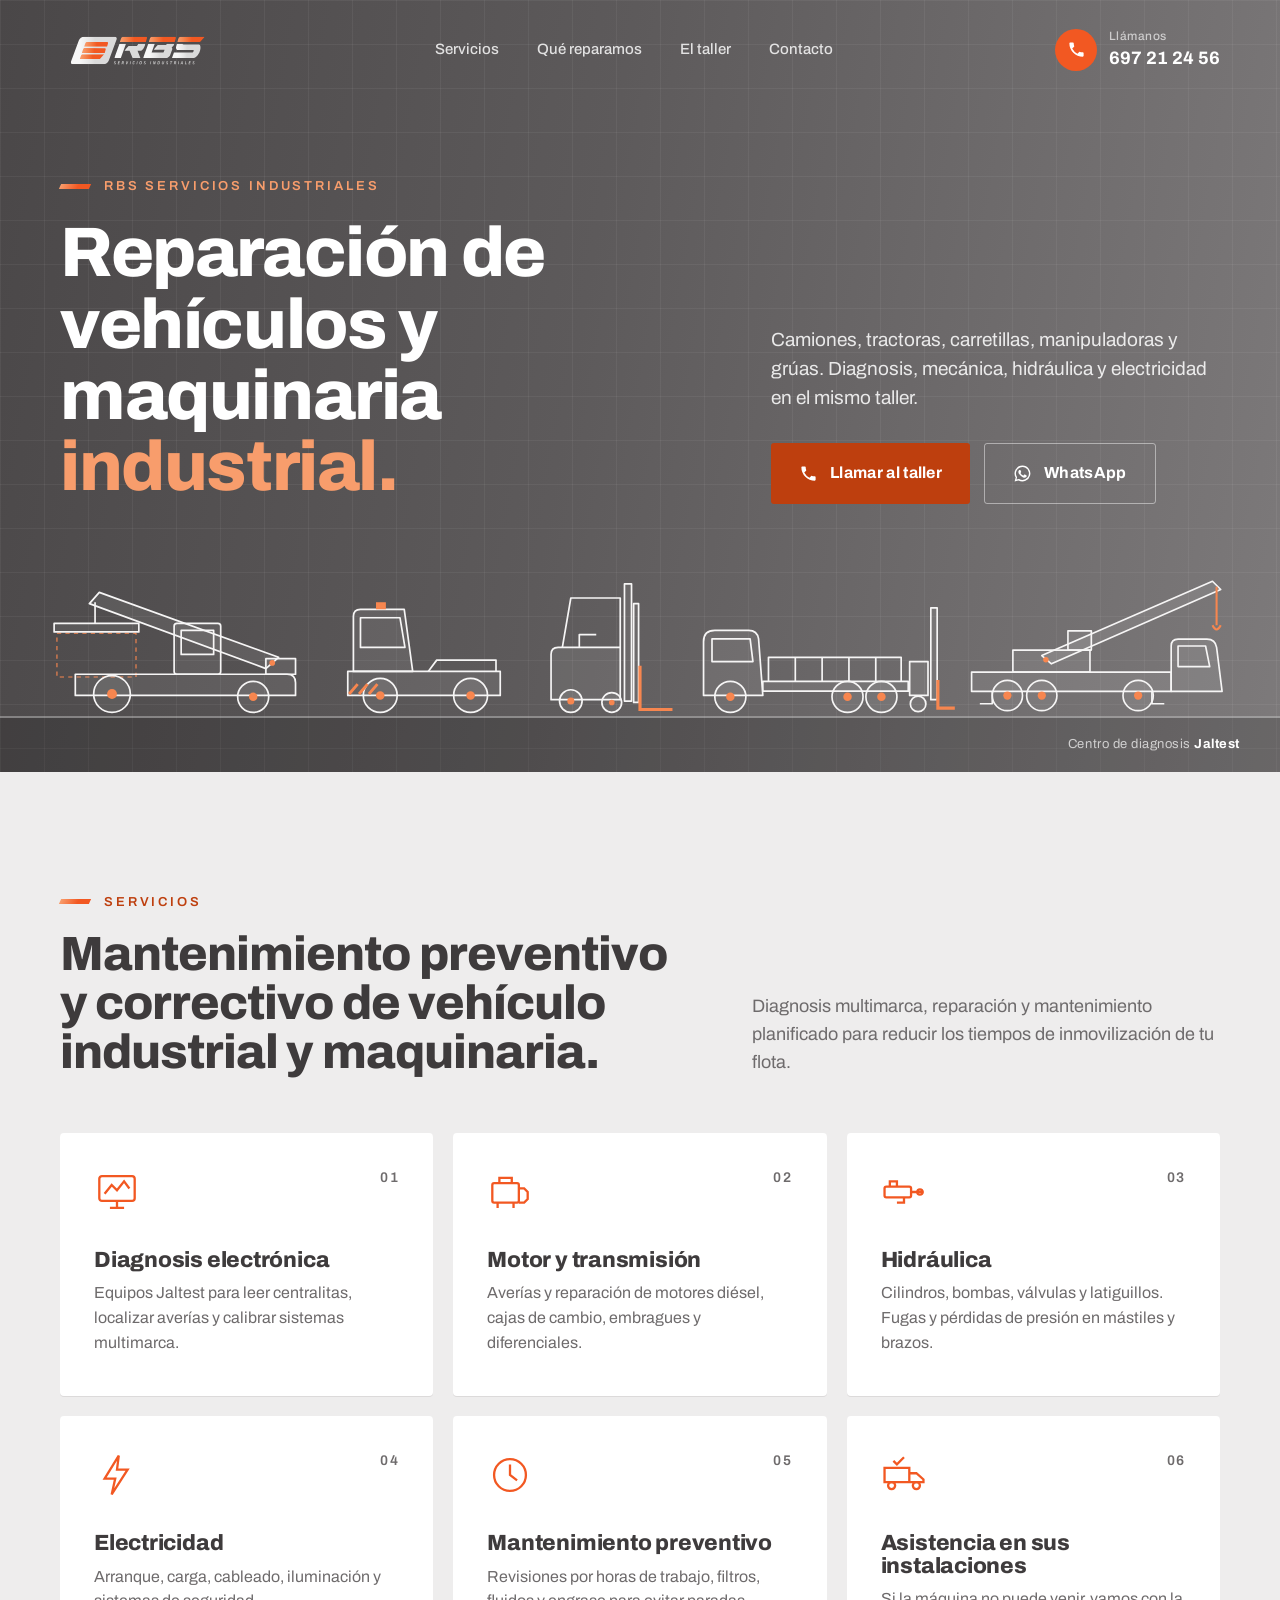
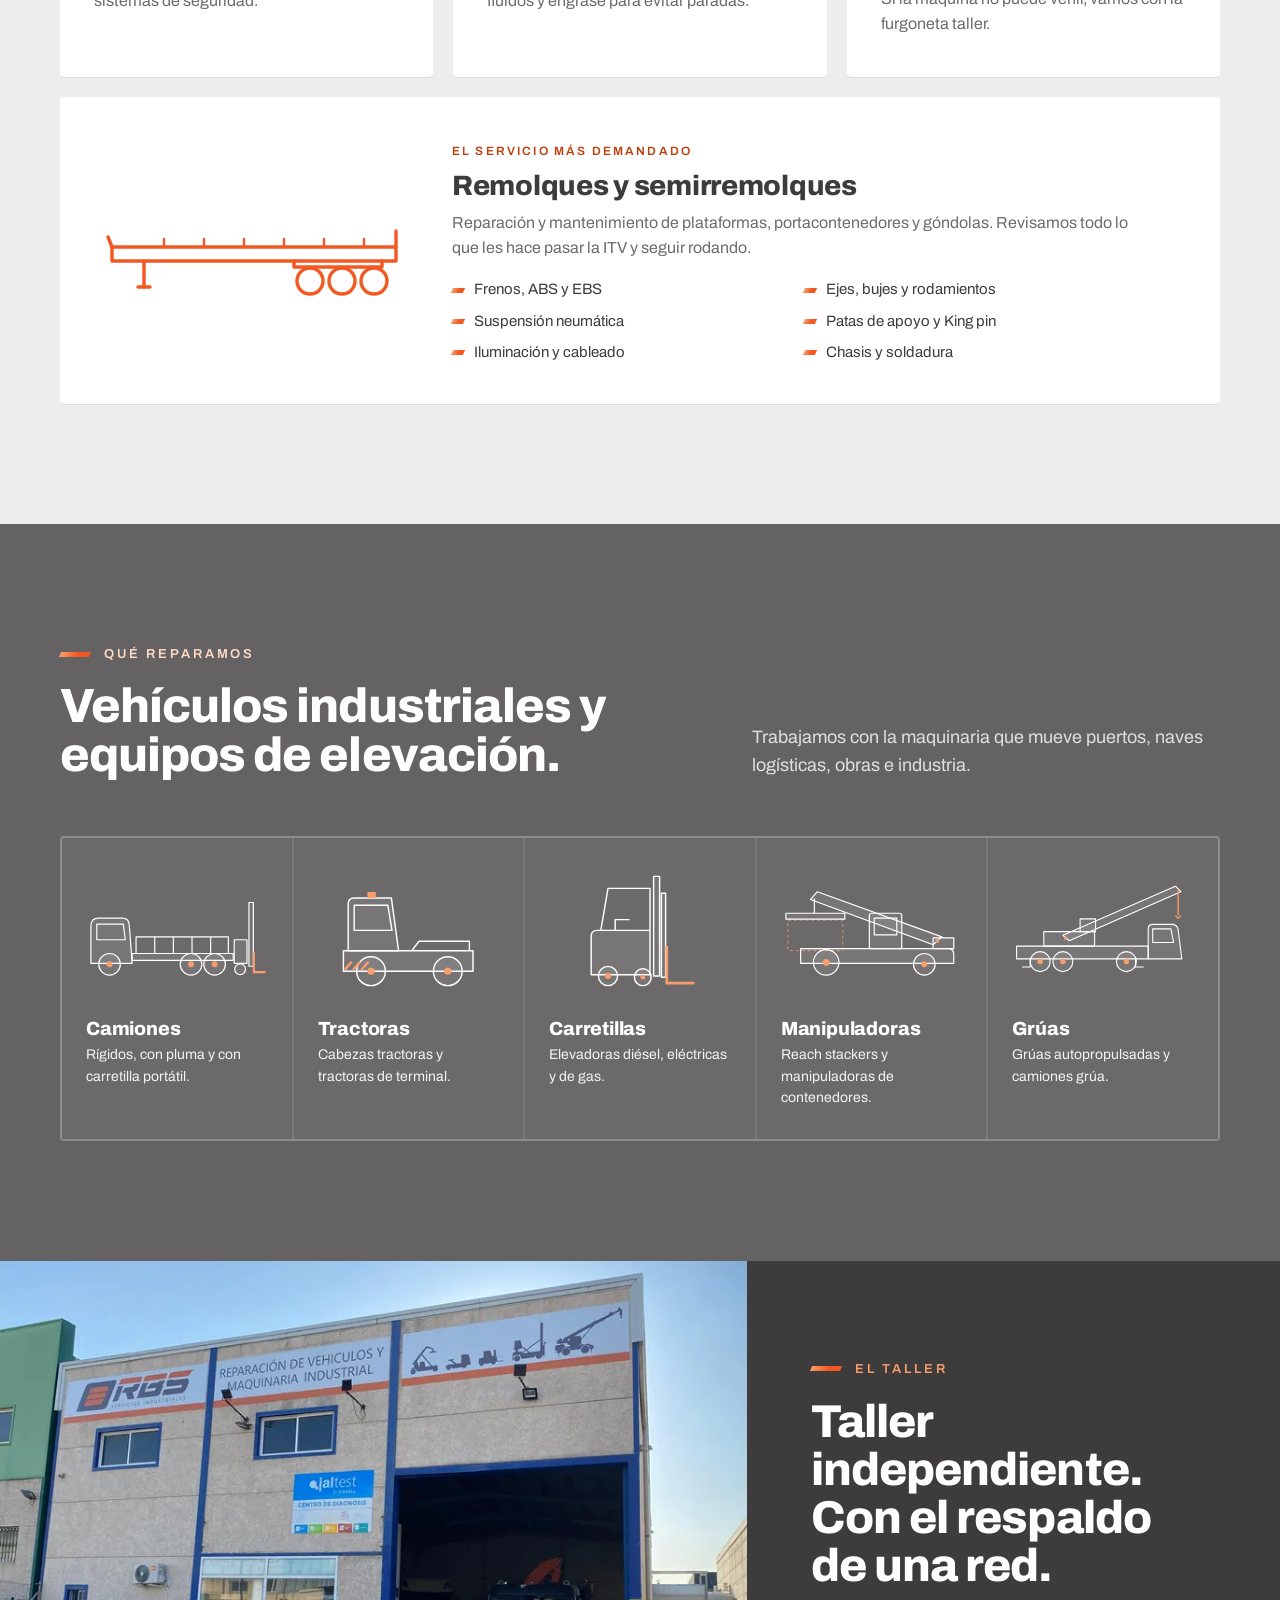
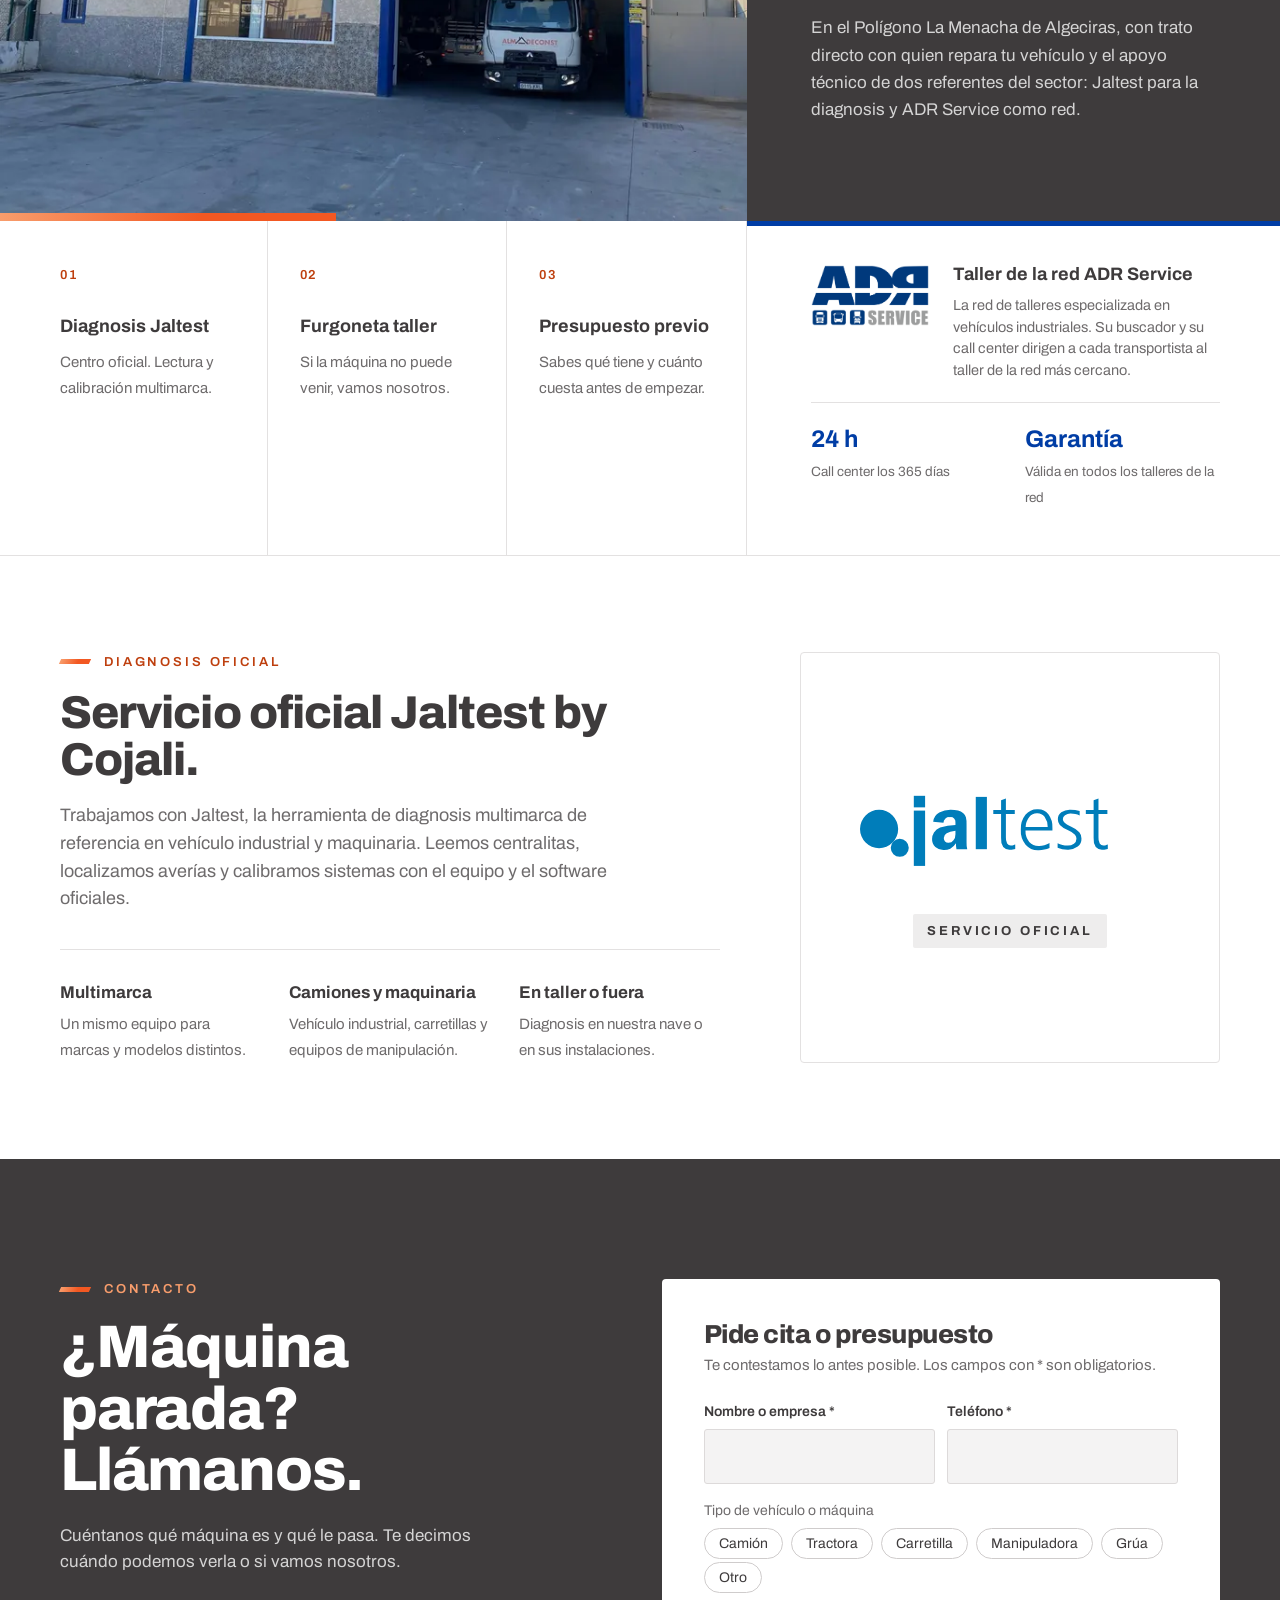
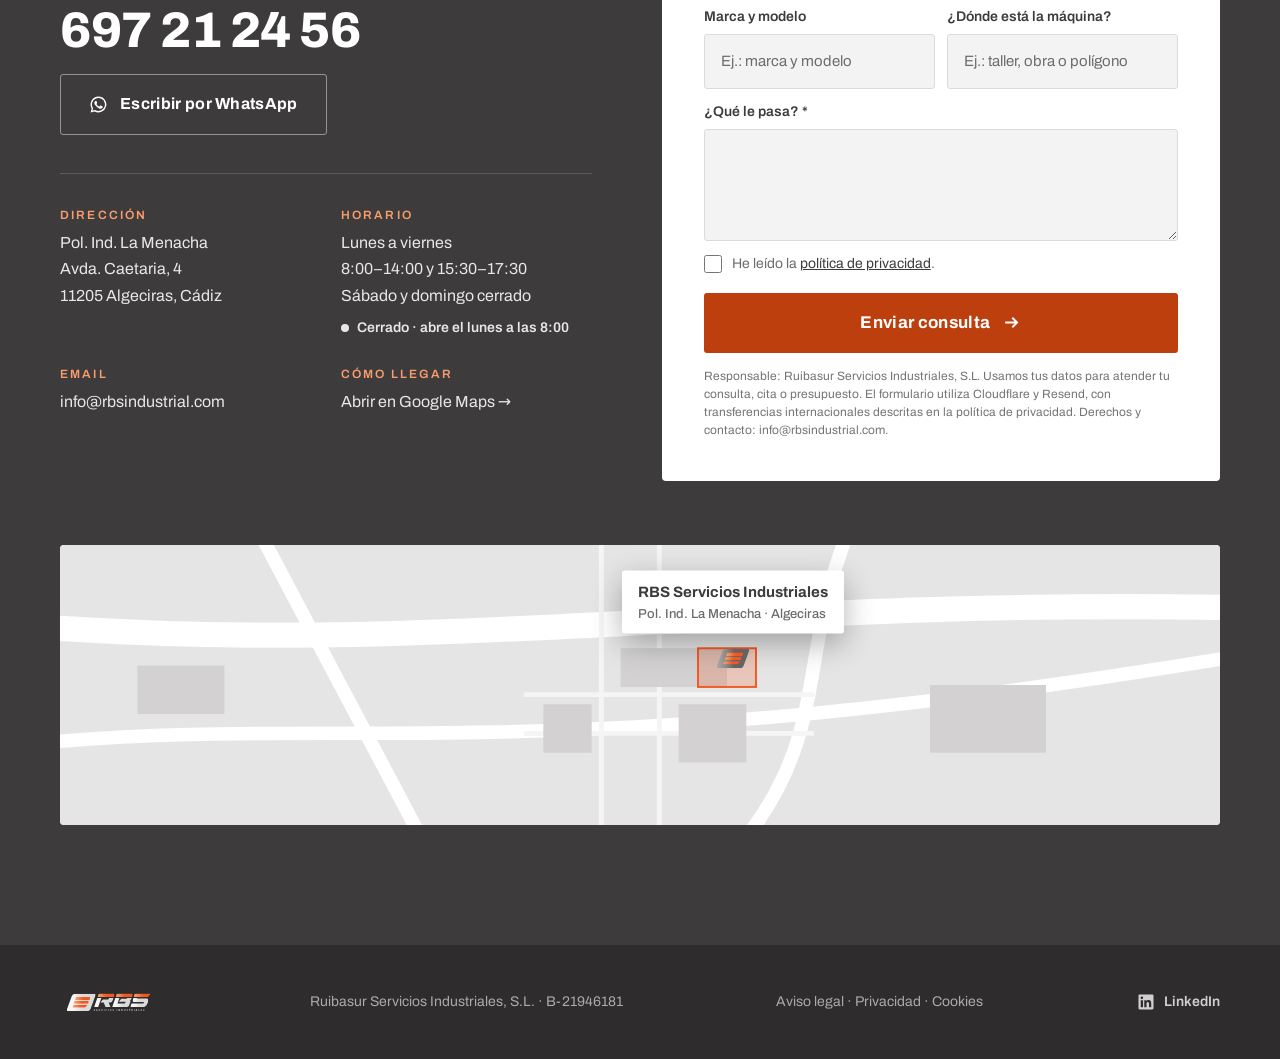
<file: index.html>
<!doctype html>
<html lang="es">
<head>
<meta name="google-site-verification" content="wHXFxu_CddBxt-EEZAycQLifGUz-uUcLSRYdaNk527s" />
<meta charset="utf-8">
<meta name="viewport" content="width=device-width, initial-scale=1">
<title>RBS Servicios Industriales · Taller de vehículo industrial y maquinaria en Algeciras</title>
<meta name="description" content="Taller en Algeciras para camiones, tractoras, carretillas, manipuladoras y grúas. Diagnosis Jaltest, mecánica, hidráulica y electricidad. Pol. Ind. La Menacha.">
<link rel="canonical" href="https://www.rbsindustrial.com/">
<meta name="theme-color" content="#4a4748">
<meta property="og:type" content="website">
<meta property="og:locale" content="es_ES">
<meta property="og:site_name" content="RBS Servicios Industriales">
<meta property="og:url" content="https://www.rbsindustrial.com/">
<meta property="og:title" content="RBS Servicios Industriales · Taller de vehículo industrial y maquinaria en Algeciras">
<meta property="og:description" content="Camiones, tractoras, carretillas, manipuladoras y grúas. Diagnosis Jaltest, mecánica, hidráulica y electricidad en el mismo taller.">
<meta property="og:image" content="https://www.rbsindustrial.com/og-image.jpg">
<meta property="og:image:width" content="1200">
<meta property="og:image:height" content="630">
<meta property="og:image:alt" content="RBS Servicios Industriales. Reparación de vehículos y maquinaria industrial.">
<meta name="twitter:card" content="summary_large_image">
<link rel="icon" href="favicon.svg" type="image/svg+xml">
<link rel="icon" href="favicon-48.png" sizes="48x48" type="image/png">
<link rel="apple-touch-icon" href="apple-touch-icon.png">
<link rel="manifest" href="site.webmanifest">
<link rel="preload" href="assets/fonts/archivo-var.woff2" as="font" type="font/woff2" crossorigin>
<link href="assets/fonts-archivo.css" rel="stylesheet">
<script src="assets/analytics.js"></script>
<script type="application/ld+json">
{
  "@context": "https://schema.org",
  "@type": "AutoRepair",
  "@id": "https://www.rbsindustrial.com/#taller",
  "name": "RBS Servicios Industriales",
  "legalName": "Ruibasur Servicios Industriales, S.L.",
  "taxID": "B21946181",
  "url": "https://www.rbsindustrial.com/",
  "logo": "https://www.rbsindustrial.com/apple-touch-icon.png",
  "image": "https://www.rbsindustrial.com/assets/foto-fachada.jpg",
  "description": "Reparación y mantenimiento de vehículos industriales y maquinaria: camiones, tractoras, carretillas, manipuladoras y grúas. Diagnosis Jaltest, mecánica, hidráulica y electricidad.",
  "telephone": "+34697212456",
  "email": "info@rbsindustrial.com",
  "address": {
    "@type": "PostalAddress",
    "streetAddress": "Pol. Ind. La Menacha, Avda. Caetaria, 4",
    "postalCode": "11205",
    "addressLocality": "Algeciras",
    "addressRegion": "Cádiz",
    "addressCountry": "ES"
  },
  "geo": {"@type": "GeoCoordinates", "latitude": 36.1589243, "longitude": -5.4652172},
  "sameAs": ["https://www.linkedin.com/company/rbs-servicios-industriales/"],
  "hasMap": "https://www.google.com/maps/place/RBS+Servicios+Industriales/@36.1589243,-5.4677921,624m/data=!3m2!1e3!4b1!4m6!3m5!1s0xd0ceb01d55d72b3:0x6984e88447d10573!8m2!3d36.1589243!4d-5.4652172!16s%2Fg%2F11z13rqwyh",
  "openingHoursSpecification": [
    {"@type": "OpeningHoursSpecification", "dayOfWeek": ["Monday","Tuesday","Wednesday","Thursday","Friday"], "opens": "08:00", "closes": "14:00"},
    {"@type": "OpeningHoursSpecification", "dayOfWeek": ["Monday","Tuesday","Wednesday","Thursday","Friday"], "opens": "15:30", "closes": "17:30"}
  ]
}
</script>
<style>
:root{
  --naranja:#F25822; --naranja-claro:#F89D6C; --naranja-txt:#BE3F0E;
  --gris:#656263; --gris-claro:#A5A3A4; --gris-osc:#3E3B3C; --gris-noche:#2E2C2D;
  --perla:#EEEDED; --blanco:#FFFFFF; --texto:#3E3B3C; --texto-2:#6E6B6C;
  --grad:linear-gradient(90deg,var(--naranja-claro) 0%,var(--naranja) 60%);
}
*{box-sizing:border-box;margin:0;padding:0}
html{scroll-behavior:smooth}
@media (prefers-reduced-motion:reduce){html{scroll-behavior:auto}}
body{background:var(--perla);color:var(--texto);font-family:Archivo,system-ui,sans-serif;font-size:17px;line-height:1.55;-webkit-font-smoothing:antialiased}
a{color:inherit;text-decoration:none}
.wrap{max-width:1240px;margin:0 auto;padding:0 40px}
.tag{font-weight:600;text-transform:uppercase;letter-spacing:.22em;font-size:13px;color:var(--naranja-txt);display:flex;align-items:center;gap:14px}
.tag:before{content:"";width:30px;height:5px;background:var(--grad);transform:skewX(-24deg)}
h1,h2,h3{font-weight:800;letter-spacing:-.02em;line-height:1.02}
.btn{display:inline-flex;align-items:center;gap:12px;font-weight:700;font-size:16px;letter-spacing:.02em;padding:17px 28px;border-radius:3px}
.btn svg{width:19px;height:19px}
.btn-p{background:var(--naranja-txt);color:#fff}
.btn-p:hover{background:#a6360c}
a:focus-visible,button:focus-visible{outline:3px solid #fff;outline-offset:3px;box-shadow:0 0 0 6px var(--gris-noche)}
.btn-s{border:1.5px solid rgba(255,255,255,.45);color:#fff}
.btn-d{border:1.5px solid #c9c6c6;color:var(--texto)}

/* header */
header{position:absolute;top:0;left:0;right:0;z-index:5}
.nav{display:flex;align-items:center;justify-content:space-between;height:100px}
.nav img{height:54px;width:auto}
.nav ul{display:flex;gap:38px;list-style:none;font-weight:500;font-size:15px;color:rgba(255,255,255,.82)}
.nav .tel{display:flex;align-items:center;gap:12px;color:#fff;font-weight:700;font-size:18px}
.nav .tel small{display:block;font-size:12px;font-weight:500;color:rgba(255,255,255,.65);letter-spacing:.04em}
.nav .tel .ic{width:42px;height:42px;border-radius:50%;background:var(--naranja);display:flex;align-items:center;justify-content:center}
.nav .tel .ic svg{width:19px;height:19px;color:#fff}

/* hero */
.hero{position:relative;overflow:hidden;color:#fff;background:linear-gradient(100deg,#4a4748 0%,#5d5a5b 45%,#7d7a7b 100%)}
.hero:before{content:"";position:absolute;inset:0;background-image:linear-gradient(rgba(255,255,255,.05) 1px,transparent 1px),linear-gradient(90deg,rgba(255,255,255,.05) 1px,transparent 1px);background-size:44px 44px}
.hero .top{position:relative;display:grid;grid-template-columns:1.45fr 1fr;gap:60px;align-items:end;padding-top:176px}
.hero h1{font-size:70px;margin-top:22px}
.hero h1 span{color:var(--naranja-claro)}
.hero .lead{font-size:19px;color:rgba(255,255,255,.86);margin-bottom:30px}
.hero .ctas{display:flex;gap:14px;flex-wrap:wrap}
.lineup{position:relative;margin-top:70px;padding:0 40px 0;margin-bottom:-2px}
.lineup svg{display:block;width:100%;max-width:1480px;margin:0 auto;height:auto;--ln:#F6F5F5;--fl:rgba(255,255,255,.07);--acc:#F7864F}
.lineup text{font-family:Archivo;font-size:13px;font-weight:600;letter-spacing:2.6px;fill:rgba(255,255,255,.62)}
.ground{height:56px;background:rgba(0,0,0,.16);border-top:2px solid rgba(255,255,255,.35);position:relative}
.jal{position:absolute;right:40px;top:16px;font-size:13px;color:rgba(255,255,255,.7);letter-spacing:.04em}
.jal b{color:#fff}

/* secciones */
section{padding:120px 0}
.head{display:grid;grid-template-columns:1.35fr 1fr;gap:60px;align-items:end;margin-bottom:56px}
.head h2{font-size:48px;margin-top:18px}
.head p{color:var(--texto-2);font-size:18px;max-width:500px}
.cards{display:grid;grid-template-columns:repeat(3,1fr);gap:20px}
.card{background:#fff;padding:36px 34px 40px;border-radius:4px;position:relative;box-shadow:0 1px 0 #dcdada}
.card .n{font-weight:600;color:var(--texto-2);font-size:14px;letter-spacing:.12em;position:absolute;top:34px;right:34px}
.card svg{width:46px;height:46px;color:var(--naranja);margin-bottom:26px}
.card h3{font-size:22px;margin-bottom:10px;letter-spacing:-.01em}
.card p{color:var(--texto-2);font-size:16px}

.maq{background:var(--gris);color:#fff}
.maq .head p{color:rgba(255,255,255,.8)}
.maq .tag{color:#FFDBC6}
.tipos{display:grid;grid-template-columns:repeat(5,1fr);gap:2px;background:rgba(255,255,255,.14);border:2px solid rgba(255,255,255,.14);border-radius:4px;overflow:hidden}
.tipo{background:#6c696a;padding:30px 24px 30px}
.tipo svg{width:100%;height:120px;--ln:#fff;--fl:rgba(255,255,255,.08);--acc:#F89D6C;margin-bottom:22px}
.tipo h3{font-size:19px;letter-spacing:-.01em}
.tipo p{font-size:14px;color:rgba(255,255,255,.92);margin-top:6px}



.card.dest{grid-column:1/-1;display:grid;grid-template-columns:300px 1fr auto;gap:48px;align-items:center;padding:40px 44px}
.card.dest svg{width:100%;height:auto;margin:0}
.card.dest h3{font-size:28px}
.card.dest .badge{display:inline-block;font-weight:600;font-size:12px;letter-spacing:.18em;text-transform:uppercase;color:var(--naranja-txt);margin-bottom:12px}
.card.dest ul{list-style:none;display:grid;grid-template-columns:1fr 1fr;gap:8px 28px;margin-top:18px;font-size:15px;color:var(--texto)}
.card.dest li:before{content:"";display:inline-block;width:12px;height:5px;margin-right:10px;vertical-align:middle;background:var(--grad);transform:skewX(-24deg)}


.taller3{padding:0;--g:max(40px,calc((100vw - 1240px)/2 + 40px))}
.taller3>.wrap{max-width:none;padding:0}
.bento{display:grid;grid-template-columns:7fr 5fr;border-bottom:1px solid #e3e1e1}
.b-foto{position:relative;min-height:560px}
.b-foto img{position:absolute;inset:0;width:100%;height:100%;object-fit:cover;object-position:50% 30%}
.b-foto:after{content:"";position:absolute;left:0;bottom:0;width:45%;height:8px;background:var(--grad)}
.b-tit{background:var(--gris-osc);color:#fff;padding:72px var(--g) 72px 64px;display:flex;flex-direction:column;justify-content:center}
.b-tit .tag{color:var(--naranja-claro)}
.b-tit h2{font-size:46px;line-height:1.04;margin:20px 0 24px}
.b-tit p{color:rgba(255,255,255,.78);font-size:17px;line-height:1.6;max-width:440px}
.b-pts{display:grid;grid-template-columns:repeat(3,1fr);background:#fff;padding-left:calc(var(--g) - 32px)}
.b-pts>div{padding:44px 32px 48px;border-right:1px solid #e3e1e1}
.b-pts .k{display:block;font-weight:600;color:var(--naranja-txt);font-size:13px;letter-spacing:.14em;margin-bottom:28px}
.b-pts b{display:block;font-size:18px;white-space:nowrap;margin-bottom:8px}
.b-pts span:not(.k){font-size:15px;color:var(--texto-2);line-height:1.5}
.b-adr{background:#fff;padding:40px var(--g) 44px 64px;box-shadow:inset 0 5px 0 #003DA5}
.ah{display:grid;grid-template-columns:118px 1fr;gap:24px;align-items:start}
.ah img{width:118px;height:auto;margin-top:4px}
.ah b{display:block;font-size:18px;margin-bottom:6px}
.ah p{font-size:14.5px;color:var(--texto-2);line-height:1.5}
.b-adr .adrd{display:grid;grid-template-columns:1fr 1fr;gap:20px;margin-top:20px;padding-top:18px;border-top:1px solid #e3e1e1}
.b-adr .adrd strong{display:block;font-size:24px;color:#003DA5}
.b-adr .adrd span{font-size:13.5px;color:var(--texto-2)}
.jaltest{background:#fff;padding:96px 0}
.jaltest .wrap{display:grid;grid-template-columns:1fr 420px;gap:80px;align-items:stretch}
.jlogo{background:#fff;border:1px solid #e3e1e1;border-radius:4px;order:2;display:flex;flex-direction:column;align-items:center;justify-content:center;gap:16px;position:relative}
.jlogo img{width:76%;max-width:300px;height:auto}
.jlogo .of{font-weight:700;font-size:13px;letter-spacing:.22em;text-transform:uppercase;color:var(--texto);background:var(--perla);padding:7px 14px;border-radius:2px}
.jaltest h2{font-size:46px;margin:18px 0 18px}
.jaltest .wrap>div:not(.jlogo){order:1}
.jaltest p{color:var(--texto-2);font-size:18px;max-width:600px}
.jpts{display:grid;grid-template-columns:repeat(3,1fr);gap:28px;margin-top:36px;padding-top:30px;border-top:1px solid #e3e1e1}
.jpts b{display:block;font-size:17px;margin-bottom:4px}
.jpts span{font-size:15px;color:var(--texto-2)}
.contacto{background:var(--gris-osc);color:#fff}
.contacto .grid2{display:grid;grid-template-columns:1fr 1.05fr;gap:70px}
.contacto h2{font-size:60px;margin:18px 0 22px}
.contacto .tag{color:var(--naranja-claro)}
.big-tel{display:block;font-weight:800;font-size:50px;letter-spacing:-.01em;line-height:1;margin:30px 0 18px}
.datos{display:grid;grid-template-columns:1fr 1fr;gap:26px 30px;margin-top:38px;padding-top:32px;border-top:1px solid rgba(255,255,255,.16)}
.datos b{font-weight:600;text-transform:uppercase;letter-spacing:.18em;font-size:12px;color:var(--naranja-claro);display:block;margin-bottom:6px}
.datos span{color:rgba(255,255,255,.88);font-size:16px}
.ph{background:rgba(242,88,34,.14);border:1px dashed rgba(248,157,108,.7);color:#ffc3a3;padding:1px 7px;border-radius:3px;font-size:.92em;white-space:nowrap}
.form{background:#fff;color:var(--texto);padding:42px;border-radius:4px}
.form h3{font-size:26px;margin-bottom:6px}
.form p.sub{color:var(--texto-2);font-size:15px;margin-bottom:24px}
.row{display:grid;grid-template-columns:1fr 1fr;gap:12px}
.f{display:block;width:100%;background:#F4F3F3;border:1px solid #dddada;border-radius:3px;padding:15px 16px;color:var(--texto);font:inherit;font-size:15px;margin-bottom:12px}
.f::placeholder{color:var(--texto-2);opacity:1}
.f:focus{outline:2px solid var(--naranja-txt);outline-offset:2px;border-color:var(--gris);background:#fff}
.field-label{display:block;font-size:14px;font-weight:600;margin-bottom:6px}
.hp{position:absolute;left:-9999px}
.skip{position:absolute;left:16px;top:-60px;z-index:30;background:#fff;color:var(--texto);padding:10px 16px;border-radius:3px;font-weight:600}
.skip:focus{top:16px}
.form .btn[disabled]{opacity:.7;cursor:wait}
.sent{background:#eef6ee;color:#2f6b2f;padding:12px 14px;border-radius:3px;font-size:15px;margin-bottom:18px}
.f.area{height:112px;resize:vertical}
.lbl{font-size:14px;color:var(--texto-2);margin:4px 0 8px}
.chips{display:flex;flex-wrap:wrap;gap:8px;margin-bottom:16px}
.chip{border:1px solid #cfcccc;padding:7px 14px;font-size:14px;border-radius:30px;color:var(--texto)}
.chips input:checked+.chip{background:var(--gris-osc);border-color:var(--gris-osc);color:#fff}
.chips label{cursor:pointer}.chips input{position:absolute;opacity:0;pointer-events:none}
.chips input:focus-visible+.chip{outline:2px solid var(--naranja);outline-offset:2px}
.form .btn{width:100%;border:0;cursor:pointer;font:inherit;font-weight:700;justify-content:center;margin-top:6px}
.mapa{margin-top:64px;height:280px;position:relative;background:#E6E5E5;border-radius:4px;overflow:hidden}
.mapa svg{position:absolute;inset:0;width:100%;height:100%}
.pin{position:absolute;left:58%;top:46%;transform:translate(-50%,-100%);display:flex;flex-direction:column;align-items:center}
.pin .l{background:#fff;color:var(--texto);padding:10px 16px;border-radius:3px;font-weight:700;font-size:15px;white-space:nowrap;box-shadow:0 10px 30px rgba(0,0,0,.3)}
.pin .l small{display:block;font-weight:500;color:var(--texto-2);font-size:13px}
.pin img{width:44px;height:auto;margin-top:10px}

footer{padding:40px 0;background:var(--gris-noche);color:rgba(255,255,255,.6);font-size:14px}
footer>.wrap{display:flex;justify-content:space-between;align-items:center}
footer img{height:34px;width:auto}
footer .legal-link{color:rgba(255,255,255,.6)}
footer .legal-link a:hover{color:#fff}
footer .social{display:inline-flex;align-items:center;gap:9px;color:rgba(255,255,255,.78);font-weight:600}
footer .social svg{width:18px;height:18px}
footer .social:hover{color:#fff}
.estado{display:flex;align-items:center;gap:8px}
.estado:before{content:"";width:8px;height:8px;border-radius:50%;background:currentColor;flex:none}
.estado.on,.nav .tel small.estado.on{color:#7BD88F}
.datos .estado{margin-top:8px;font-size:14px;font-weight:600}
.ok{display:flex;gap:10px;align-items:flex-start;font-size:14px;color:var(--texto-2);margin:4px 0 12px}
.ok input{flex:none;width:18px;height:18px;margin-top:2px;accent-color:var(--gris-osc)}
.ok a{color:var(--texto);text-decoration:underline}
.info1{font-size:12px;line-height:1.5;color:#767373;margin-top:14px}

.sticky{display:none}

/* ===== móvil ===== */
/* tablet */
@media (min-width:761px) and (max-width:1100px){
  .nav ul{gap:22px}
  .hero .top{gap:40px}.hero h1{font-size:54px}
  .head{gap:36px}.head h2{font-size:40px}
  .card.dest{grid-template-columns:1fr;gap:24px}.card.dest svg{max-width:300px}
  .tipo{padding:24px 16px}.tipo h3{font-size:17px}
  .bento{grid-template-columns:1fr}
  .b-foto{min-height:420px}
  .b-tit{padding:56px 40px}
  .b-pts{padding-left:8px}
  .b-adr{padding:40px}
  .jaltest .wrap{grid-template-columns:1fr 300px;gap:48px}
  .jpts{grid-template-columns:1fr;gap:16px}
  .contacto .grid2{gap:48px}
}
@media (min-width:761px) and (max-width:900px){
  .nav ul{display:none}
  .tipos{grid-template-columns:repeat(6,1fr)}.tipo{grid-column:span 2}.tipo:nth-child(n+4){grid-column:span 3}
  .contacto .grid2{grid-template-columns:1fr}
}
@media (max-width:760px){
  body{font-size:16px;overflow-x:hidden}
  .wrap{padding:0 20px}
  .nav{height:76px}.nav img{height:36px}.nav ul,.nav .tel>span{display:none}
  .hero .top{grid-template-columns:1fr;gap:22px;padding-top:112px}
  .hero h1{font-size:42px;margin-top:16px}
  .hero .lead{font-size:16px;margin-bottom:24px}
  .hero .ctas{gap:10px}.hero .ctas .btn{flex:1;justify-content:center;padding:15px 10px;font-size:15px}
  .lineup{margin-top:44px;padding:0;overflow:hidden}
  .lineup svg{width:250%;max-width:none;margin-left:2%}
  .ground{height:48px}.jal{left:20px;right:auto;top:14px;font-size:12px}
  section{padding:76px 0}
  .head{grid-template-columns:1fr;gap:16px;margin-bottom:36px}
  .head h2{font-size:36px}
  .head p{font-size:16px}
  .cards{grid-template-columns:1fr;gap:12px}
  .card{padding:28px 24px 30px}.card svg{width:40px;height:40px;margin-bottom:16px}
  .tipos{grid-template-columns:1fr 1fr}
  .tipo{padding:20px 14px}.tipo svg{height:76px;margin-bottom:14px}.tipo h3{font-size:16px}.tipo p{display:none}
  .tipo:last-child{grid-column:1/-1}
  .contacto .grid2{grid-template-columns:1fr;gap:40px}
  .card.dest{grid-template-columns:1fr;gap:20px;padding:28px 24px 30px}
  .card.dest svg{width:100%;max-width:260px}
  .card.dest h3{font-size:24px}
  .card.dest ul{grid-template-columns:1fr}
  .bento{grid-template-columns:1fr}
  .b-foto{min-height:260px}
  .b-tit{padding:44px 20px}.b-tit h2{font-size:36px}
  .b-pts{grid-template-columns:1fr}
  .b-pts{padding-left:0}.b-pts>div{padding:26px 20px;border-right:0;border-bottom:1px solid #e3e1e1}.b-pts .k{margin-bottom:10px}
  .b-adr{padding:34px 20px}
  .ah{grid-template-columns:1fr;gap:16px}
  .contacto h2{font-size:40px}
  .big-tel{font-size:40px}
  .datos{grid-template-columns:1fr;gap:20px}
  .form{padding:28px 22px}
  .row{grid-template-columns:1fr;gap:0}
  .mapa{height:220px;margin-top:44px}
  .jaltest{padding:70px 0}.jaltest .wrap{grid-template-columns:1fr;gap:36px}.jlogo{padding:40px 0}.jaltest h2{font-size:34px}.jaltest p{font-size:16px}.jpts{grid-template-columns:1fr;gap:18px}
  .pin{top:72%;left:52%}
  footer{padding-bottom:110px}
  footer>.wrap{flex-direction:column;gap:14px;text-align:center}
  .sticky{display:grid;grid-template-columns:1fr 1fr;gap:10px;position:fixed;left:0;right:0;bottom:0;padding:12px 16px 16px;background:rgba(46,44,45,.96);z-index:20}
  .sticky .btn{justify-content:center;padding:14px 10px}
}
</style>
</head>
<body>
<a class="skip" href="#contenido">Saltar al contenido</a>

<svg width="0" height="0" style="position:absolute" aria-hidden="true">
  <defs>
    <symbol id="i-tel" viewBox="0 0 24 24"><path fill="currentColor" d="M6.6 10.8a15.1 15.1 0 0 0 6.6 6.6l2.2-2.2c.3-.3.7-.4 1-.2 1.1.4 2.3.6 3.6.6.6 0 1 .4 1 1V20c0 .6-.4 1-1 1A17 17 0 0 1 3 4c0-.6.4-1 1-1h3.5c.6 0 1 .4 1 1 0 1.3.2 2.5.6 3.6.1.3 0 .7-.2 1L6.6 10.8Z"/></symbol>
    <symbol id="i-wa" viewBox="0 0 24 24"><path fill="currentColor" d="M12 2a10 10 0 0 0-8.6 15.1L2 22l5-1.3A10 10 0 1 0 12 2Zm0 18.2c-1.5 0-3-.4-4.3-1.2l-.3-.2-3 .8.8-2.9-.2-.3A8.2 8.2 0 1 1 12 20.2Zm4.5-6.1c-.2-.1-1.5-.7-1.7-.8-.2-.1-.4-.1-.6.1l-.8 1c-.1.2-.3.2-.5.1a6.7 6.7 0 0 1-3.3-2.9c-.3-.4.3-.4.7-1.4.1-.2 0-.3 0-.5l-.8-1.8c-.2-.5-.4-.4-.6-.4h-.5c-.2 0-.5.1-.7.3-.2.3-.9.9-.9 2.2s.9 2.5 1.1 2.7c.1.2 1.8 2.8 4.4 3.9 1.6.7 2.3.8 3.1.6.5-.1 1.5-.6 1.7-1.2.2-.6.2-1.1.2-1.2-.1-.3-.3-.4-.5-.5Z"/></symbol>
    <symbol id="i-in" viewBox="0 0 24 24"><path fill="currentColor" d="M20.4 2H3.6C2.7 2 2 2.7 2 3.6v16.8c0 .9.7 1.6 1.6 1.6h16.8c.9 0 1.6-.7 1.6-1.6V3.6c0-.9-.7-1.6-1.6-1.6ZM8 19H5V9.5h3V19ZM6.5 8.2a1.7 1.7 0 1 1 0-3.5 1.7 1.7 0 0 1 0 3.5ZM19 19h-3v-4.6c0-1.1 0-2.5-1.5-2.5s-1.8 1.2-1.8 2.4V19h-3V9.5h2.8v1.3h.1c.4-.7 1.4-1.5 2.8-1.5 3 0 3.6 2 3.6 4.6V19Z"/></symbol>
    <symbol id="i-arrow" viewBox="0 0 24 24"><path fill="none" stroke="currentColor" stroke-width="2.4" d="M4 12h15M13 6l6 6-6 6"/></symbol>

    <!-- Máquinas en dibujo técnico (línea + acento naranja). Suelo en y=196 -->
    <symbol id="m-reach" viewBox="-10 0 370 200">
      <g fill="none" stroke="var(--ln)" stroke-width="2.4" stroke-linejoin="round">
        <rect x="4" y="84" width="112" height="62" stroke="var(--acc)" stroke-dasharray="6 6" stroke-width="1.6"/>
        <path d="M300 134 L318 118 L64 26 L50 42 Z" fill="var(--fl)"/>
        <path d="M58 40 V70"/>
        <rect x="0" y="70" width="120" height="12" fill="var(--fl)"/>
        <path d="M30 172 V142 H330 Q342 142 342 154 V172 Z" fill="var(--fl)"/>
        <rect x="300" y="120" width="42" height="22" fill="var(--fl)"/>
        <rect x="170" y="70" width="66" height="72" rx="4" fill="var(--fl)"/>
        <path d="M180 80 H226 V114 H180 Z"/>
        <circle cx="82" cy="170" r="26" fill="var(--fl)"/><circle cx="282" cy="174" r="22" fill="var(--fl)"/>
      </g>
      <g fill="var(--acc)"><circle cx="82" cy="170" r="7"/><circle cx="282" cy="174" r="6"/><circle cx="309" cy="126" r="4"/></g>
    </symbol>

    <symbol id="m-tractora" viewBox="0 0 230 200">
      <g fill="none" stroke="var(--ln)" stroke-width="2.4" stroke-linejoin="round">
        <path d="M6 172 V138 H222 V172 Z" fill="var(--fl)"/>
        <path d="M14 138 V60 Q14 50 24 50 H86 L98 138 Z" fill="var(--fl)"/>
        <path d="M24 62 H80 L87 104 H24 Z"/>
        <path d="M120 138 L132 122 H216 V138"/>
        <circle cx="52" cy="172" r="24" fill="var(--fl)"/><circle cx="180" cy="172" r="24" fill="var(--fl)"/>
      </g>
      <rect x="46" y="40" width="14" height="10" fill="var(--acc)"/>
      <path d="M8 170 L20 156 M22 170 L34 156 M36 170 L48 156" stroke="var(--acc)" stroke-width="4"/>
      <g fill="var(--acc)"><circle cx="52" cy="172" r="6"/><circle cx="180" cy="172" r="6"/></g>
    </symbol>

    <symbol id="m-carretilla" viewBox="0 0 190 200">
      <g fill="none" stroke="var(--ln)" stroke-width="2.4" stroke-linejoin="round">
        <path d="M14 178 V114 Q14 104 24 104 H112 V178 Z" fill="var(--fl)"/>
        <path d="M30 104 L42 34 H112 V104"/>
        <path d="M54 104 V86 H78"/>
        <rect x="118" y="14" width="10" height="166" fill="var(--fl)"/>
        <rect x="131" y="42" width="7" height="140" fill="var(--fl)"/>
        <circle cx="42" cy="180" r="16" fill="var(--fl)"/><circle cx="100" cy="182" r="14" fill="var(--fl)"/>
      </g>
      <path d="M140 130 V192 H186" fill="none" stroke="var(--acc)" stroke-width="4.5"/>
      <g fill="var(--acc)"><circle cx="42" cy="180" r="5"/><circle cx="100" cy="182" r="4"/></g>
    </symbol>

    <symbol id="m-camion" viewBox="0 0 370 200">
      <g fill="none" stroke="var(--ln)" stroke-width="2.4" stroke-linejoin="round">
        <path d="M10 172 V96 Q10 80 26 80 H74 Q86 80 88 92 L94 172 Z" fill="var(--fl)"/>
        <path d="M22 92 H76 L80 124 H22 Z"/>
        <path d="M94 166 H300 V152 H94 Z" fill="var(--fl)"/>
        <path d="M102 152 V118 H290 V152 M140 118 V152 M178 118 V152 M216 118 V152 M254 118 V152"/>
        <rect x="302" y="124" width="26" height="48" fill="var(--fl)"/>
        <rect x="332" y="48" width="9" height="130" fill="var(--fl)"/>
        <circle cx="48" cy="174" r="22" fill="var(--fl)"/><circle cx="214" cy="174" r="22" fill="var(--fl)"/><circle cx="262" cy="174" r="22" fill="var(--fl)"/>
        <circle cx="314" cy="184" r="11" fill="var(--fl)"/>
      </g>
      <path d="M342 150 V190 H366" fill="none" stroke="var(--acc)" stroke-width="4.5"/>
      <g fill="var(--acc)"><circle cx="48" cy="174" r="6"/><circle cx="214" cy="174" r="6"/><circle cx="262" cy="174" r="6"/></g>
    </symbol>

    <symbol id="m-grua" viewBox="0 0 400 200">
      <g fill="none" stroke="var(--ln)" stroke-width="2.4" stroke-linejoin="round">
        <path d="M112 116 L360 8 L372 20 L126 128 Z" fill="var(--fl)"/>
        <path d="M10 168 V140 H300 V168 Z" fill="var(--fl)"/>
        <path d="M300 168 V102 Q300 92 310 92 H352 Q364 92 366 104 L374 168 Z" fill="var(--fl)"/>
        <path d="M310 102 H350 L356 132 H310 Z"/>
        <rect x="70" y="108" width="112" height="32" fill="var(--fl)"/>
        <rect x="150" y="80" width="34" height="28" fill="var(--fl)"/>
        <path d="M40 168 V186 H22 M272 168 V186 H290"/>
        <circle cx="62" cy="174" r="22" fill="var(--fl)"/><circle cx="112" cy="174" r="22" fill="var(--fl)"/><circle cx="252" cy="174" r="22" fill="var(--fl)"/>
      </g>
      <path d="M366 16 V72 M360 72 q6 12 12 0" fill="none" stroke="var(--acc)" stroke-width="3"/>
      <g fill="var(--acc)"><circle cx="62" cy="174" r="6"/><circle cx="112" cy="174" r="6"/><circle cx="252" cy="174" r="6"/><circle cx="118" cy="122" r="4"/></g>
    </symbol>
  </defs>
</svg>

<header>
  <div class="wrap nav">
    <img src="assets/logo-neg.svg" width="199" height="70" alt="RBS Servicios Industriales">
    <nav aria-label="Secciones"><ul><li><a href="#servicios">Servicios</a></li><li><a href="#maquinaria">Qué reparamos</a></li><li><a href="#taller">El taller</a></li><li><a href="#contacto">Contacto</a></li></ul></nav>
    <a class="tel" href="tel:+34697212456" aria-label="Llamar al 697 21 24 56"><span class="ic"><svg aria-hidden="true"><use href="#i-tel"/></svg></span><span><small id="estado-tel">Llámanos</small>697 21 24 56</span></a>
  </div>
</header>

<main id="contenido" tabindex="-1">
<section class="hero" style="padding:0">
  <div class="wrap top">
    <div>
      <div class="tag" style="color:var(--naranja-claro)">RBS Servicios Industriales</div>
      <h1>Reparación de vehículos y maquinaria <span>industrial.</span></h1>
    </div>
    <div>
      <p class="lead">Camiones, tractoras, carretillas, manipuladoras y grúas. Diagnosis, mecánica, hidráulica y electricidad en el mismo taller.</p>
      <div class="ctas">
        <a class="btn btn-p" href="tel:+34697212456"><svg aria-hidden="true"><use href="#i-tel"/></svg>Llamar al taller</a>
        <a class="btn btn-s" href="https://wa.me/34697212456?text=Hola%2C%20os%20escribo%20desde%20la%20web%20rbsindustrial.com."><svg aria-hidden="true"><use href="#i-wa"/></svg>WhatsApp</a>
      </div>
    </div>
  </div>

  <div class="lineup">
    <svg viewBox="0 0 1700 204" aria-hidden="true">
      <use href="#m-reach" x="10" y="0" width="370" height="200"/>
      <use href="#m-tractora" x="430" y="0" width="230" height="200"/>
      <use href="#m-carretilla" x="710" y="0" width="190" height="200"/>
      <use href="#m-camion" x="930" y="0" width="370" height="200"/>
      <use href="#m-grua" x="1310" y="0" width="390" height="200"/>
    </svg>
  </div>
  <div class="ground"><span class="jal">Centro de diagnosis <b>Jaltest</b></span></div>
</section>

<section id="servicios">
  <div class="wrap">
    <div class="head">
      <div><div class="tag">Servicios</div><h2>Mantenimiento preventivo y correctivo de vehículo industrial y maquinaria.</h2></div>
      <p>Diagnosis multimarca, reparación y mantenimiento planificado para reducir los tiempos de inmovilización de tu flota.</p>
    </div>
    <div class="cards">
      <div class="card"><span class="n" aria-hidden="true">01</span><svg aria-hidden="true" viewBox="0 0 52 52" fill="none" stroke="currentColor" stroke-width="2.6"><rect x="6" y="8" width="40" height="28" rx="3"/><path d="M12 28l8-10 6 6 8-10 6 8M18 44h16M26 36v8"/></svg><h3>Diagnosis electrónica</h3><p>Equipos Jaltest para leer centralitas, localizar averías y calibrar sistemas multimarca.</p></div>
      <div class="card"><span class="n" aria-hidden="true">02</span><svg aria-hidden="true" viewBox="0 0 52 52" fill="none" stroke="currentColor" stroke-width="2.6"><rect x="6" y="16" width="30" height="22" rx="2"/><path d="M36 22h6l4 4v8l-4 4h-6M14 16V10h14v6M12 38v6M30 38v6"/></svg><h3>Motor y transmisión</h3><p>Averías y reparación de motores diésel, cajas de cambio, embragues y diferenciales.</p></div>
      <div class="card"><span class="n" aria-hidden="true">03</span><svg aria-hidden="true" viewBox="0 0 52 52" fill="none" stroke="currentColor" stroke-width="2.6"><rect x="4" y="20" width="30" height="12" rx="2"/><path d="M34 26h14M10 20v-6h8v6M26 32v6h-8"/><circle cx="44" cy="26" r="3"/></svg><h3>Hidráulica</h3><p>Cilindros, bombas, válvulas y latiguillos. Fugas y pérdidas de presión en mástiles y brazos.</p></div>
      <div class="card"><span class="n" aria-hidden="true">04</span><svg aria-hidden="true" viewBox="0 0 52 52" fill="none" stroke="currentColor" stroke-width="2.6"><path d="M28 4L12 30h12l-4 18 18-28H26z"/></svg><h3>Electricidad</h3><p>Arranque, carga, cableado, iluminación y sistemas de seguridad.</p></div>
      <div class="card"><span class="n" aria-hidden="true">05</span><svg aria-hidden="true" viewBox="0 0 52 52" fill="none" stroke="currentColor" stroke-width="2.6"><circle cx="26" cy="26" r="18"/><path d="M26 14v12l8 6"/></svg><h3>Mantenimiento preventivo</h3><p>Revisiones por horas de trabajo, filtros, fluidos y engrase para evitar paradas.</p></div>
      <div class="card"><span class="n" aria-hidden="true">06</span><svg aria-hidden="true" viewBox="0 0 52 52" fill="none" stroke="currentColor" stroke-width="2.6"><path d="M4 34h28V18H4zM32 24h8l8 7v3H32"/><circle cx="12" cy="38" r="4"/><circle cx="40" cy="38" r="4"/><path d="M14 10l4 4 8-8"/></svg><h3>Asistencia en sus instalaciones</h3><p>Si la máquina no puede venir, vamos con la furgoneta taller.</p></div>
      <div class="card dest"><svg aria-hidden="true" viewBox="0 0 300 110" fill="none" stroke="currentColor" stroke-width="3.4" stroke-linejoin="round" stroke-linecap="round"><path d="M8 52h284v14H8z"/><path d="M8 52l-4-10M292 52V36"/><path d="M40 66v26M34 92h12"/><path d="M190 66v6h88v-6"/><circle cx="206" cy="86" r="13"/><circle cx="238" cy="86" r="13"/><circle cx="270" cy="86" r="13"/><path d="M60 52V44M100 52V44M140 52V44M180 52V44M220 52V44M260 52V44" stroke-width="2.4"/></svg><div><span class="badge">El servicio más demandado</span><h3>Remolques y semirremolques</h3><p>Reparación y mantenimiento de plataformas, portacontenedores y góndolas. Revisamos todo lo que les hace pasar la ITV y seguir rodando.</p><ul><li>Frenos, ABS y EBS</li><li>Ejes, bujes y rodamientos</li><li>Suspensión neumática</li><li>Patas de apoyo y King pin</li><li>Iluminación y cableado</li><li>Chasis y soldadura</li></ul></div></div>
    </div>
  </div>
</section>

<section class="maq" id="maquinaria">
  <div class="wrap">
    <div class="head">
      <div><div class="tag">Qué reparamos</div><h2>Vehículos industriales y equipos de elevación.</h2></div>
      <p>Trabajamos con la maquinaria que mueve puertos, naves logísticas, obras e industria.</p>
    </div>
    <div class="tipos">
      <div class="tipo"><svg aria-hidden="true"><use href="#m-camion"/></svg><h3>Camiones</h3><p>Rígidos, con pluma y con carretilla portátil.</p></div>
      <div class="tipo"><svg aria-hidden="true"><use href="#m-tractora"/></svg><h3>Tractoras</h3><p>Cabezas tractoras y tractoras de terminal.</p></div>
      <div class="tipo"><svg aria-hidden="true"><use href="#m-carretilla"/></svg><h3>Carretillas</h3><p>Elevadoras diésel, eléctricas y de gas.</p></div>
      <div class="tipo"><svg aria-hidden="true"><use href="#m-reach"/></svg><h3>Manipuladoras</h3><p>Reach stackers y manipuladoras de contenedores.</p></div>
      <div class="tipo"><svg aria-hidden="true"><use href="#m-grua"/></svg><h3>Grúas</h3><p>Grúas autopropulsadas y camiones grúa.</p></div>
    </div>
  </div>
</section>

<section class="taller3" id="taller">
  <div class="wrap">
    <div class="bento">
      <div class="b-foto"><picture><source type="image/webp" srcset="assets/foto-fachada-800.webp 800w, assets/foto-fachada-1600.webp 1600w" sizes="(max-width:760px) 100vw, 58vw"><img src="assets/foto-fachada.jpg" srcset="assets/foto-fachada-800.jpg 800w, assets/foto-fachada.jpg 1600w" sizes="(max-width:760px) 100vw, 58vw" width="1600" height="1200" loading="lazy" decoding="async" alt="Nave de RBS Servicios Industriales en el Polígono La Menacha, Algeciras"></picture></div>
      <div class="b-tit">
        <div class="tag">El taller</div>
        <h2>Taller<br>independiente.<br>Con el respaldo<br>de una red.</h2>
        <p>En el Polígono La Menacha de Algeciras, con trato directo con quien repara tu vehículo y el apoyo técnico de dos referentes del sector: Jaltest para la diagnosis y ADR Service como red.</p>
      </div>
      <div class="b-pts">
        <div><span class="k">01</span><b>Diagnosis Jaltest</b><span>Centro oficial. Lectura y calibración multimarca.</span></div>
        <div><span class="k">02</span><b>Furgoneta taller</b><span>Si la máquina no puede venir, vamos nosotros.</span></div>
        <div><span class="k">03</span><b>Presupuesto previo</b><span>Sabes qué tiene y cuánto cuesta antes de empezar.</span></div>
      </div>
      <div class="b-adr">
        <div class="ah"><img src="assets/logo-adr.png" width="1215" height="629" loading="lazy" decoding="async" alt="ADR Service"><div><b>Taller de la red ADR Service</b><p>La red de talleres especializada en vehículos industriales. Su buscador y su call center dirigen a cada transportista al taller de la red más cercano.</p></div></div>
        <div class="adrd"><div><strong>24 h</strong><span>Call center los 365 días</span></div><div><strong>Garantía</strong><span>Válida en todos los talleres de la red</span></div></div>
      </div>
    </div>
  </div>
</section>

<section class="jaltest" id="jaltest">
  <div class="wrap">
    <div class="jlogo">
      <!-- Archivo original: https://www.jaltest.com/images/base/logo-jaltest.svg -->
      <img src="assets/logo-jaltest.svg" width="92" height="40" loading="lazy" decoding="async" alt="Jaltest">
      <span class="of">Servicio oficial</span>
    </div>
    <div>
      <div class="tag">Diagnosis oficial</div>
      <h2>Servicio oficial Jaltest by Cojali.</h2>
      <p>Trabajamos con Jaltest, la herramienta de diagnosis multimarca de referencia en vehículo industrial y maquinaria. Leemos centralitas, localizamos averías y calibramos sistemas con el equipo y el software oficiales.</p>
      <div class="jpts">
        <div><b>Multimarca</b><span>Un mismo equipo para marcas y modelos distintos.</span></div>
        <div><b>Camiones y maquinaria</b><span>Vehículo industrial, carretillas y equipos de manipulación.</span></div>
        <div><b>En taller o fuera</b><span>Diagnosis en nuestra nave o en sus instalaciones.</span></div>
      </div>
    </div>
  </div>
</section>

<section class="contacto" id="contacto">
  <div class="wrap">
    <div class="grid2">
      <div>
        <div class="tag">Contacto</div>
        <h2>¿Máquina parada? Llámanos.</h2>
        <p style="color:rgba(255,255,255,.78);max-width:440px">Cuéntanos qué máquina es y qué le pasa. Te decimos cuándo podemos verla o si vamos nosotros.</p>
        <a class="big-tel" href="tel:+34697212456">697 21 24 56</a>
        <a class="btn btn-s" href="https://wa.me/34697212456?text=Hola%2C%20os%20escribo%20desde%20la%20web%20rbsindustrial.com."><svg aria-hidden="true"><use href="#i-wa"/></svg>Escribir por WhatsApp</a>
        <div class="datos">
          <div><b>Dirección</b><span>Pol. Ind. La Menacha<br>Avda. Caetaria, 4<br>11205 Algeciras, Cádiz</span></div>
          <div><b>Horario</b><span>Lunes a viernes<br>8:00–14:00 y 15:30–17:30<br>Sábado y domingo cerrado</span><span class="estado" id="estado" hidden></span></div>
          <div><b>Email</b><a href="mailto:info@rbsindustrial.com"><span>info@rbsindustrial.com</span></a></div>
          <div><b>Cómo llegar</b><a href="https://www.google.com/maps/place/RBS+Servicios+Industriales/@36.1589243,-5.4677921,624m/data=!3m2!1e3!4b1!4m6!3m5!1s0xd0ceb01d55d72b3:0x6984e88447d10573!8m2!3d36.1589243!4d-5.4652172!16s%2Fg%2F11z13rqwyh"><span>Abrir en Google Maps →</span></a></div>
        </div>
      </div>
      <form class="form" action="https://rbs-contacto.mauro-f09.workers.dev/consulta" data-resend-endpoint="https://rbs-contacto.mauro-f09.workers.dev/consulta" method="POST">
        <input type="hidden" name="_next" value="https://www.rbsindustrial.com/?enviado=1#contacto">
        <input type="text" name="_honey" class="hp" tabindex="-1" autocomplete="off" aria-hidden="true">
        <h3>Pide cita o presupuesto</h3>
        <p class="sub">Te contestamos lo antes posible. Los campos con * son obligatorios.</p>
        <p class="sent" role="status" hidden>Gracias. Tu consulta se ha enviado. Te contestamos lo antes posible.</p>
        <div class="row"><div><label class="field-label" for="consulta-nombre">Nombre o empresa *</label><input id="consulta-nombre" class="f" name="Nombre o empresa" maxlength="160" autocomplete="organization" required></div><div><label class="field-label" for="consulta-telefono">Teléfono *</label><input id="consulta-telefono" class="f" type="tel" name="Teléfono" maxlength="40" autocomplete="tel" required></div></div>
        <div class="lbl" id="lbl-tipo">Tipo de vehículo o máquina</div>
        <div class="chips" role="radiogroup" aria-labelledby="lbl-tipo">
          <label><input type="radio" name="Tipo de máquina" value="Camión"><span class="chip">Camión</span></label>
          <label><input type="radio" name="Tipo de máquina" value="Tractora"><span class="chip">Tractora</span></label>
          <label><input type="radio" name="Tipo de máquina" value="Carretilla"><span class="chip">Carretilla</span></label>
          <label><input type="radio" name="Tipo de máquina" value="Manipuladora"><span class="chip">Manipuladora</span></label>
          <label><input type="radio" name="Tipo de máquina" value="Grúa"><span class="chip">Grúa</span></label>
          <label><input type="radio" name="Tipo de máquina" value="Otro"><span class="chip">Otro</span></label>
        </div>
        <div class="row"><div><label class="field-label" for="consulta-modelo">Marca y modelo</label><input id="consulta-modelo" class="f" name="Marca y modelo" maxlength="160" placeholder="Ej.: marca y modelo"></div><div><label class="field-label" for="consulta-ubicacion">¿Dónde está la máquina?</label><input id="consulta-ubicacion" class="f" name="Ubicación" maxlength="240" placeholder="Ej.: taller, obra o polígono"></div></div>
        <label class="field-label" for="consulta-averia">¿Qué le pasa? *</label>
        <textarea id="consulta-averia" class="f area" name="Avería" maxlength="3000" required></textarea>
        <label class="ok"><input type="checkbox" name="Privacidad" value="Aceptada" required><span>He leído la <a href="legal.html#privacidad" target="_blank" rel="noopener">política de privacidad</a>.</span></label>
        <p data-form-fallback>Si el formulario no se activa, puedes <a href="tel:+34697212456">llamarnos</a> o escribirnos por <a href="https://wa.me/34697212456">WhatsApp</a>.</p>
        <button class="btn btn-p" type="submit" disabled>Enviar consulta <svg aria-hidden="true"><use href="#i-arrow"/></svg></button>
        <p class="info1">Responsable: Ruibasur Servicios Industriales, S.L. Usamos tus datos para atender tu consulta, cita o presupuesto. El formulario utiliza Cloudflare y Resend, con transferencias internacionales descritas en la política de privacidad. Derechos y contacto: info@rbsindustrial.com.</p>
      </form>
    </div>
    <a class="mapa" href="https://www.google.com/maps/place/RBS+Servicios+Industriales/@36.1589243,-5.4677921,624m/data=!3m2!1e3!4b1!4m6!3m5!1s0xd0ceb01d55d72b3:0x6984e88447d10573!8m2!3d36.1589243!4d-5.4652172!16s%2Fg%2F11z13rqwyh" style="display:block">
      <svg viewBox="0 0 1200 300" preserveAspectRatio="xMidYMid slice" aria-hidden="true">
        <rect width="1200" height="300" fill="#E6E5E5"/>
        <g stroke="#FFFFFF" stroke-width="14" fill="none"><path d="M-20 210 C 300 180 500 240 1220 120"/><path d="M200 -20 L 380 320"/><path d="M820 -20 C 760 120 800 200 700 320"/></g>
        <g stroke="#FFFFFF" stroke-width="26" fill="none"><path d="M-20 90 C 400 120 700 60 1220 70"/></g>
        <g stroke="#F6F5F5" stroke-width="5" fill="none"><path d="M560 0v300M620 0v300M480 160h300M480 200h300"/></g>
        <g fill="#D3D1D1"><rect x="580" y="112" width="110" height="40"/><rect x="640" y="170" width="70" height="60"/><rect x="500" y="170" width="50" height="50"/><rect x="900" y="150" width="120" height="70"/><rect x="80" y="130" width="90" height="50"/></g>
        <rect x="660" y="112" width="60" height="40" fill="rgba(242,88,34,.22)" stroke="#F25822" stroke-width="2"/>
      </svg>
      <div class="pin"><div class="l">RBS Servicios Industriales<small>Pol. Ind. La Menacha · Algeciras</small></div><img src="assets/iso.svg" width="92" height="63" alt="" loading="lazy"></div>
    </a>
  </div>
</section>
</main>

<footer>
  <div class="wrap">
    <img src="assets/logo-neg.svg" width="199" height="70" alt="RBS Servicios Industriales">
    <span>Ruibasur Servicios Industriales, S.L. · B-21946181</span>
    <nav class="legal-link" aria-label="Legal"><a href="legal.html#aviso-legal">Aviso legal</a> · <a href="legal.html#privacidad">Privacidad</a> · <a href="legal.html#cookies">Cookies</a></nav>
    <a class="social" href="https://www.linkedin.com/company/rbs-servicios-industriales/" target="_blank" rel="noopener me"><svg aria-hidden="true"><use href="#i-in"/></svg>LinkedIn</a>
  </div>
</footer>

<div class="sticky">
  <a class="btn btn-p" href="tel:+34697212456"><svg aria-hidden="true"><use href="#i-tel"/></svg>Llamar</a>
  <a class="btn btn-s" href="https://wa.me/34697212456?text=Hola%2C%20os%20escribo%20desde%20la%20web%20rbsindustrial.com."><svg aria-hidden="true"><use href="#i-wa"/></svg>WhatsApp</a>
</div>
<script>
/* Formulario: avisos en español, estado de envío y sin envíos dobles */
(function(){
  var f=document.querySelector('.form');if(!f)return;
  var msg={'Nombre o empresa':'Escribe tu nombre o el de tu empresa.','Teléfono':'Escribe un teléfono para poder llamarte.','Avería':'Cuéntanos brevemente qué le pasa a la máquina.','Privacidad':'Para enviar la consulta tienes que confirmar que has leído la política de privacidad.'};
  f.querySelectorAll('[required]').forEach(function(el){
    el.addEventListener('invalid',function(){if(el.validity.valueMissing&&msg[el.name])el.setCustomValidity(msg[el.name])});
    el.addEventListener('input',function(){el.setCustomValidity('')});
    el.addEventListener('change',function(){el.setCustomValidity('')});
  });
  var b=f.querySelector('button[type=submit]'),t=b.innerHTML;
  f.addEventListener('submit',function(e){if(b.disabled){e.preventDefault();return}b.disabled=true;b.textContent='Enviando…'});
  window.addEventListener('pageshow',function(){b.disabled=!!f.getAttribute('data-resend-endpoint')&&f.getAttribute('data-resend-ready')!=='true';b.innerHTML=t});
})();
</script>
<script>
/* Abierto ahora: horario L–V 8:00–14:00 y 15:30–17:30, hora de Madrid. No contempla festivos. */
(function(){
  var tr=[[480,840],[930,1050]],dias=['domingo','lunes','martes','miércoles','jueves','viernes','sábado'];
  var p={};new Intl.DateTimeFormat('en-GB',{timeZone:'Europe/Madrid',weekday:'short',hour:'2-digit',minute:'2-digit',hourCycle:'h23'}).formatToParts(new Date()).forEach(function(x){p[x.type]=x.value});
  var d=['Sun','Mon','Tue','Wed','Thu','Fri','Sat'].indexOf(p.weekday),m=+p.hour*60+ +p.minute;
  function hm(x){return Math.floor(x/60)+':'+('0'+x%60).slice(-2)}
  var lab=d>=1&&d<=5,txt,on=false;
  for(var i=0;i<tr.length;i++){if(lab&&m>=tr[i][0]&&m<tr[i][1]){on=true;txt='Abierto ahora · cierra a las '+hm(tr[i][1]);break}}
  if(!on){
    if(lab&&m<tr[0][0])txt='Cerrado · abre a las 8:00';
    else if(lab&&m>=tr[0][1]&&m<tr[1][0])txt='Cerrado · abre a las 15:30';
    else{var n=(d+1)%7;while(n==0||n==6)n=(n+1)%7;txt='Cerrado · abre el '+dias[n]+' a las 8:00'}
  }
  var e=document.getElementById('estado');if(e){e.textContent=txt;e.classList.toggle('on',on);e.hidden=false}
  var t=document.getElementById('estado-tel');if(t&&on){t.textContent='Abierto ahora';t.className='estado on'}
})();
</script>
<script src="assets/contact-resend.js"></script>
</body>
</html>
</file>
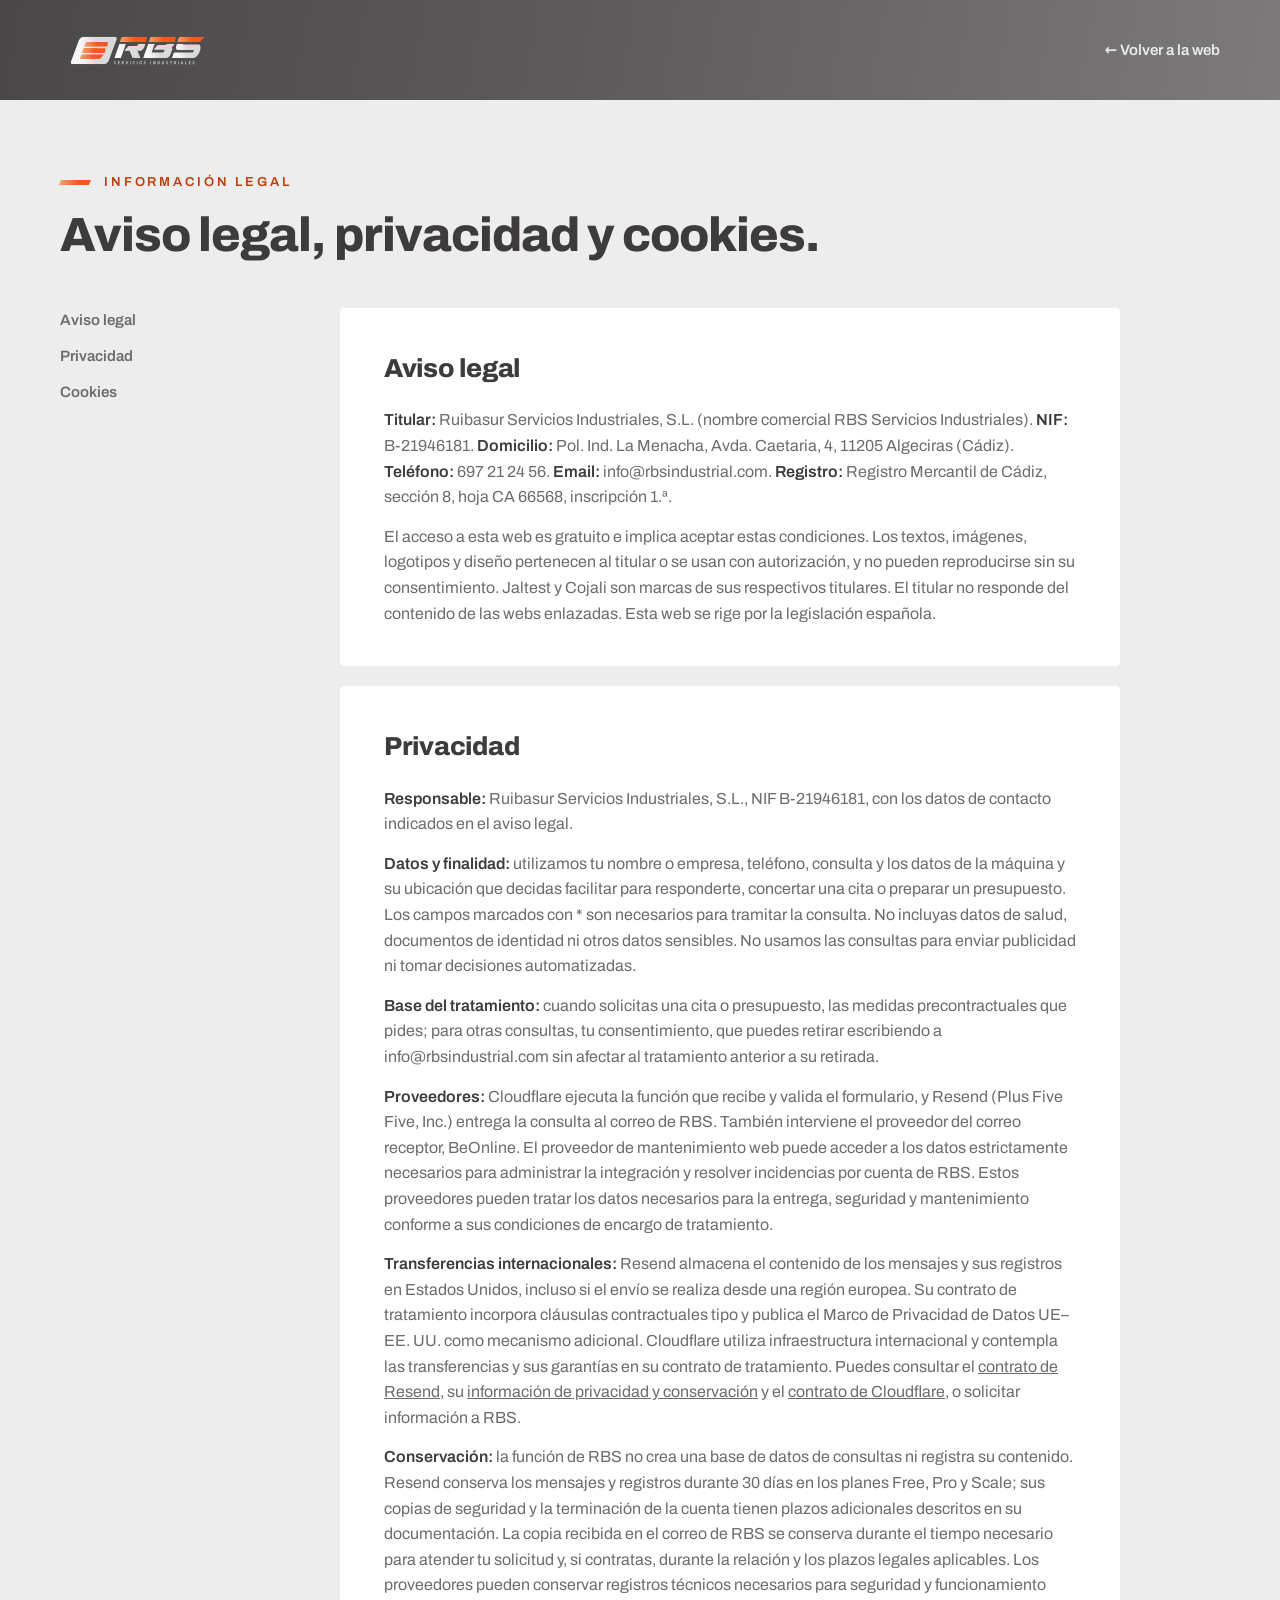
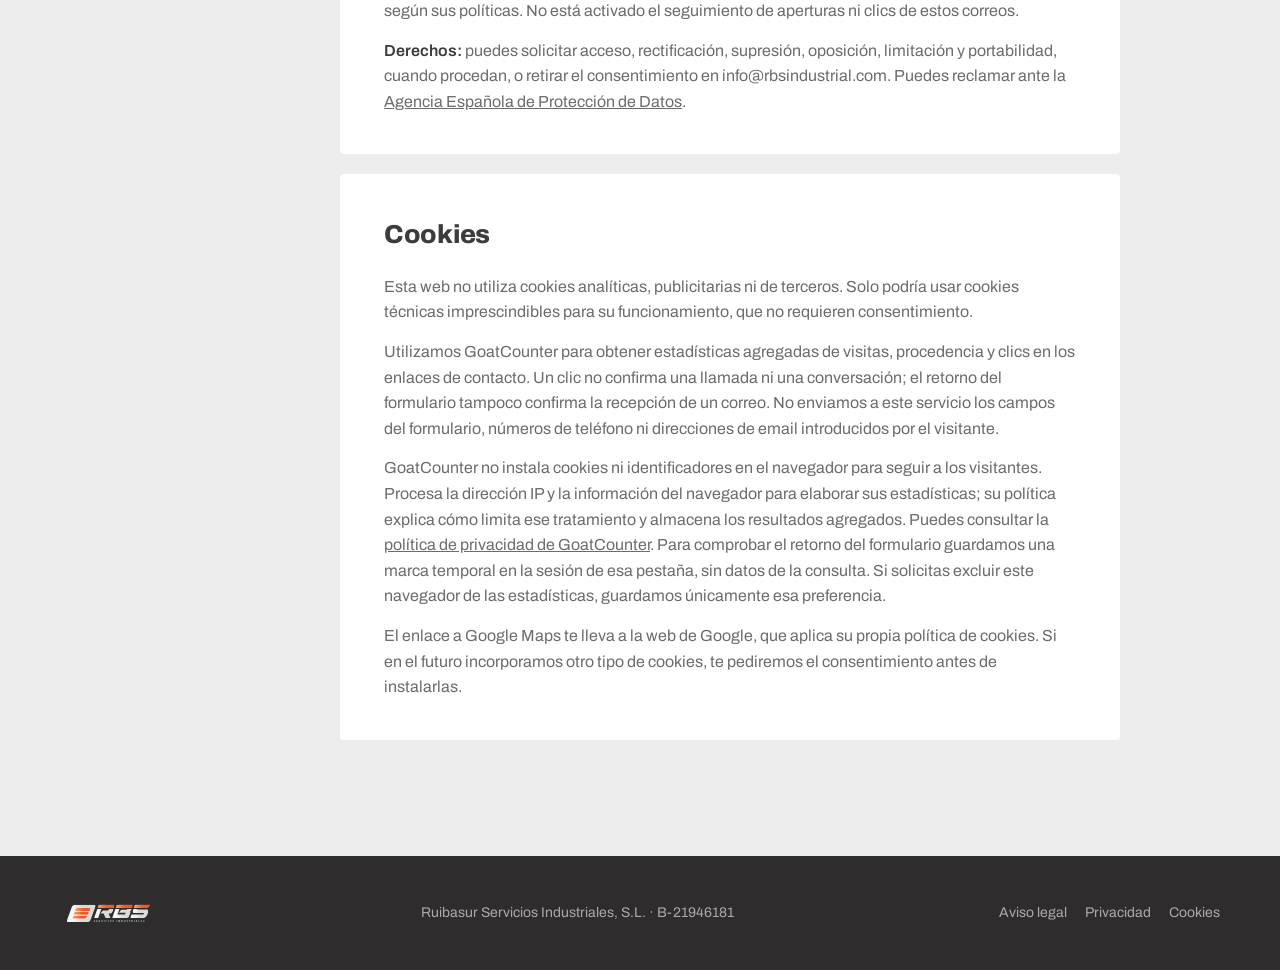
<file: legal.html>
<!doctype html>
<html lang="es">
<head>
<meta charset="utf-8">
<meta name="viewport" content="width=device-width, initial-scale=1">
<title>Aviso legal, privacidad y cookies · RBS Servicios Industriales</title>
<meta name="description" content="Aviso legal, política de privacidad y política de cookies de RBS Servicios Industriales (Ruibasur Servicios Industriales, S.L.).">
<link rel="canonical" href="https://www.rbsindustrial.com/legal.html">
<link rel="icon" href="favicon.svg" type="image/svg+xml">
<link rel="icon" href="favicon-48.png" sizes="48x48" type="image/png">
<link rel="apple-touch-icon" href="apple-touch-icon.png">
<link rel="preload" href="assets/fonts/archivo-var.woff2" as="font" type="font/woff2" crossorigin>
<link href="assets/fonts-archivo.css" rel="stylesheet">
<style>
:root{--naranja-txt:#BE3F0E;--naranja-claro:#F89D6C;--gris-noche:#2E2C2D;--perla:#EEEDED;--texto:#3E3B3C;--texto-2:#6E6B6C}
*{box-sizing:border-box;margin:0;padding:0}
html{scroll-behavior:smooth}
@media (prefers-reduced-motion:reduce){html{scroll-behavior:auto}}
body{background:var(--perla);color:var(--texto);font-family:Archivo,system-ui,sans-serif;font-size:17px;line-height:1.6;-webkit-font-smoothing:antialiased}
a{color:inherit}
.wrap{max-width:1240px;margin:0 auto;padding:0 40px}
header{background:linear-gradient(100deg,#4a4748 0%,#5d5a5b 45%,#7d7a7b 100%);color:#fff}
header .wrap{display:flex;align-items:center;justify-content:space-between;height:100px}
header img{height:54px;width:auto;display:block}
header .back{font-weight:600;font-size:15px;color:rgba(255,255,255,.85);text-decoration:none}
.tag{font-weight:600;text-transform:uppercase;letter-spacing:.22em;font-size:13px;color:var(--naranja-txt);display:flex;align-items:center;gap:14px}
.tag:before{content:"";width:30px;height:5px;background:linear-gradient(90deg,#F89D6C 0%,#F25822 60%);transform:skewX(-24deg)}
main{padding:72px 0 96px}
.doc{display:grid;grid-template-columns:220px 1fr;gap:60px;align-items:start}
.toc{position:sticky;top:32px;display:flex;flex-direction:column;gap:12px;font-size:15px;font-weight:600}
.toc a{text-decoration:none;color:var(--texto-2)}
.toc a:hover{color:var(--texto)}
h1{font-weight:800;letter-spacing:-.02em;line-height:1.02;font-size:48px;margin:18px 0 48px}
section{background:#fff;border-radius:4px;padding:40px 44px;margin-bottom:20px;max-width:780px;scroll-margin-top:24px}
h2{font-weight:800;letter-spacing:-.01em;font-size:26px;margin-bottom:18px}
section p{color:var(--texto-2);font-size:16px;margin-bottom:14px}
section p:last-child{margin-bottom:0}
section b{color:var(--texto);font-weight:600}
.ph{background:#FFF1E9;color:var(--naranja-txt);padding:0 4px;border-radius:2px}
footer{padding:40px 0;background:var(--gris-noche);color:rgba(255,255,255,.6);font-size:14px}
footer .wrap{display:flex;justify-content:space-between;align-items:center;gap:20px}
footer img{height:34px;width:auto}
footer nav{display:flex;gap:18px}
footer nav a{text-decoration:none}
@media (max-width:760px){
  .wrap{padding:0 20px}
  header .wrap{height:76px}header img{height:36px}
  main{padding:44px 0 64px}
  .doc{grid-template-columns:1fr;gap:0}
  .toc{position:static;flex-direction:row;flex-wrap:wrap;gap:8px 18px;margin-bottom:28px}
  h1{font-size:36px;margin-bottom:24px}
  section{padding:28px 22px}
  footer .wrap{flex-direction:column;text-align:center}
}
</style>
</head>
<body>
<header><div class="wrap"><a href="./"><img src="assets/logo-neg.svg" width="199" height="70" alt="RBS Servicios Industriales"></a><a class="back" href="./">← Volver a la web</a></div></header>
<main>
  <div class="wrap">
    <div class="tag">Información legal</div>
    <h1>Aviso legal, privacidad y cookies.</h1>
    <div class="doc">
      <nav class="toc" aria-label="Apartados"><a href="#aviso-legal">Aviso legal</a><a href="#privacidad">Privacidad</a><a href="#cookies">Cookies</a></nav>
      <div>
    <!-- Datos registrales: BORME-A-2025-88-11, anuncio 211635 (12/05/2025). -->
    <section id="aviso-legal">
        <h2>Aviso legal</h2>
      <p><b>Titular:</b> Ruibasur Servicios Industriales, S.L. (nombre comercial RBS Servicios Industriales). <b>NIF:</b> B-21946181. <b>Domicilio:</b> Pol. Ind. La Menacha, Avda. Caetaria, 4, 11205 Algeciras (Cádiz). <b>Teléfono:</b> 697 21 24 56. <b>Email:</b> info@rbsindustrial.com. <b>Registro:</b> Registro Mercantil de Cádiz, sección 8, hoja CA 66568, inscripción 1.ª.</p>
      <p>El acceso a esta web es gratuito e implica aceptar estas condiciones. Los textos, imágenes, logotipos y diseño pertenecen al titular o se usan con autorización, y no pueden reproducirse sin su consentimiento. Jaltest y Cojali son marcas de sus respectivos titulares. El titular no responde del contenido de las webs enlazadas. Esta web se rige por la legislación española.</p>
    </section>
    <section id="privacidad">
      <h2>Privacidad</h2>
      <p><b>Responsable:</b> Ruibasur Servicios Industriales, S.L., NIF B-21946181, con los datos de contacto indicados en el aviso legal.</p>
      <p><b>Datos y finalidad:</b> utilizamos tu nombre o empresa, teléfono, consulta y los datos de la máquina y su ubicación que decidas facilitar para responderte, concertar una cita o preparar un presupuesto. Los campos marcados con * son necesarios para tramitar la consulta. No incluyas datos de salud, documentos de identidad ni otros datos sensibles. No usamos las consultas para enviar publicidad ni tomar decisiones automatizadas.</p>
      <p><b>Base del tratamiento:</b> cuando solicitas una cita o presupuesto, las medidas precontractuales que pides; para otras consultas, tu consentimiento, que puedes retirar escribiendo a info@rbsindustrial.com sin afectar al tratamiento anterior a su retirada.</p>
      <p><b>Proveedores:</b> Cloudflare ejecuta la función que recibe y valida el formulario, y Resend (Plus Five Five, Inc.) entrega la consulta al correo de RBS. También interviene el proveedor del correo receptor, BeOnline. El proveedor de mantenimiento web puede acceder a los datos estrictamente necesarios para administrar la integración y resolver incidencias por cuenta de RBS. Estos proveedores pueden tratar los datos necesarios para la entrega, seguridad y mantenimiento conforme a sus condiciones de encargo de tratamiento.</p>
      <p><b>Transferencias internacionales:</b> Resend almacena el contenido de los mensajes y sus registros en Estados Unidos, incluso si el envío se realiza desde una región europea. Su contrato de tratamiento incorpora cláusulas contractuales tipo y publica el Marco de Privacidad de Datos UE–EE. UU. como mecanismo adicional. Cloudflare utiliza infraestructura internacional y contempla las transferencias y sus garantías en su contrato de tratamiento. Puedes consultar el <a href="https://resend.com/legal/dpa" target="_blank" rel="noopener">contrato de Resend</a>, su <a href="https://resend.com/security/gdpr" target="_blank" rel="noopener">información de privacidad y conservación</a> y el <a href="https://www.cloudflare.com/cloudflare-customer-dpa/" target="_blank" rel="noopener">contrato de Cloudflare</a>, o solicitar información a RBS.</p>
      <p><b>Conservación:</b> la función de RBS no crea una base de datos de consultas ni registra su contenido. Resend conserva los mensajes y registros durante 30 días en los planes Free, Pro y Scale; sus copias de seguridad y la terminación de la cuenta tienen plazos adicionales descritos en su documentación. La copia recibida en el correo de RBS se conserva durante el tiempo necesario para atender tu solicitud y, si contratas, durante la relación y los plazos legales aplicables. Los proveedores pueden conservar registros técnicos necesarios para seguridad y funcionamiento según sus políticas. No está activado el seguimiento de aperturas ni clics de estos correos.</p>
      <p><b>Derechos:</b> puedes solicitar acceso, rectificación, supresión, oposición, limitación y portabilidad, cuando procedan, o retirar el consentimiento en info@rbsindustrial.com. Puedes reclamar ante la <a href="https://www.aepd.es/" target="_blank" rel="noopener">Agencia Española de Protección de Datos</a>.</p>
    </section>
    <section id="cookies">
        <h2>Cookies</h2>
      <p>Esta web no utiliza cookies analíticas, publicitarias ni de terceros. Solo podría usar cookies técnicas imprescindibles para su funcionamiento, que no requieren consentimiento.</p>
      <p>Utilizamos GoatCounter para obtener estadísticas agregadas de visitas, procedencia y clics en los enlaces de contacto. Un clic no confirma una llamada ni una conversación; el retorno del formulario tampoco confirma la recepción de un correo. No enviamos a este servicio los campos del formulario, números de teléfono ni direcciones de email introducidos por el visitante.</p>
      <p>GoatCounter no instala cookies ni identificadores en el navegador para seguir a los visitantes. Procesa la dirección IP y la información del navegador para elaborar sus estadísticas; su política explica cómo limita ese tratamiento y almacena los resultados agregados. Puedes consultar la <a href="https://www.goatcounter.com/help/privacy" rel="noopener" target="_blank">política de privacidad de GoatCounter</a>. Para comprobar el retorno del formulario guardamos una marca temporal en la sesión de esa pestaña, sin datos de la consulta. Si solicitas excluir este navegador de las estadísticas, guardamos únicamente esa preferencia.</p>
      <p>El enlace a Google Maps te lleva a la web de Google, que aplica su propia política de cookies. Si en el futuro incorporamos otro tipo de cookies, te pediremos el consentimiento antes de instalarlas.</p>
    </section>
      </div>
    </div>
  </div>
</main>
<footer><div class="wrap"><img src="assets/logo-neg.svg" width="199" height="70" alt="RBS Servicios Industriales"><span>Ruibasur Servicios Industriales, S.L. · B-21946181</span><nav aria-label="Legal"><a href="#aviso-legal">Aviso legal</a><a href="#privacidad">Privacidad</a><a href="#cookies">Cookies</a></nav></div></footer>
</body>
</html>
</file>
<file: assets/fonts-archivo.css>
/* Archivo variable (wght 100–900, wdth 62–125%): un único archivo para todos los pesos */
@font-face {
  font-family: 'Archivo';
  font-style: normal;
  font-weight: 100 900;
  font-stretch: 62% 125%;
  font-display: swap;
  src: url(fonts/archivo-var.woff2) format('woff2');
  unicode-range: U+0000-00FF, U+0131, U+0152-0153, U+02BB-02BC, U+02C6, U+02DA, U+02DC, U+0304, U+0308, U+0329, U+2000-206F, U+20AC, U+2122, U+2191, U+2193, U+2212, U+2215, U+FEFF, U+FFFD;
}
</file>
